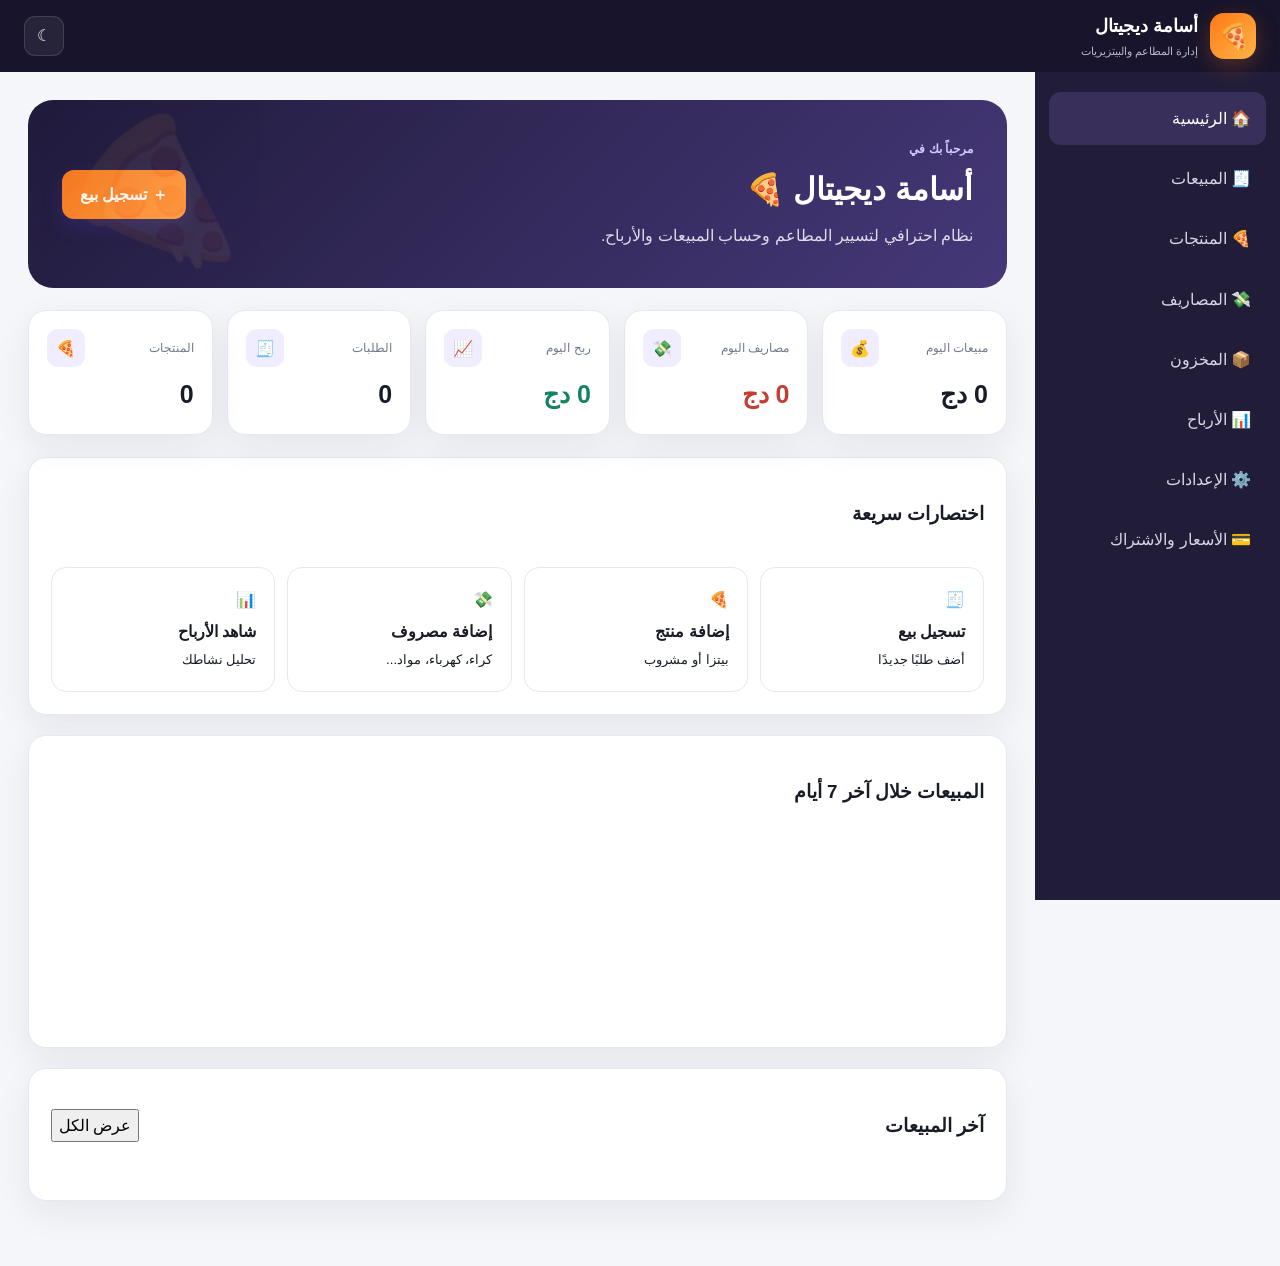
<file: index.html>
<!DOCTYPE html>
<html lang="ar" dir="rtl">
<head>
<meta charset="UTF-8">
<meta name="viewport" content="width=device-width,initial-scale=1.0">
<meta name="theme-color" content="#17142b">
<title>أسامة ديجيتال | إدارة المطاعم</title>

<style>
:root{
  --bg:#f5f6fa;
  --card:#fff;
  --ink:#171c26;
  --muted:#70798a;
  --line:#e5e8ef;
  --primary:#5b4bdb;
  --primary2:#7869ed;
  --dark:#17142b;
  --dark2:#25203d;
  --green:#13845c;
  --greenbg:#e9f8f1;
  --red:#c53d32;
  --redbg:#fff0ee;
  --orange:#b56b00;
  --orangebg:#fff5df;
  --shadow:0 12px 35px rgba(22,28,45,.07);
  --radius:18px;
}

[data-theme="dark"]{
  --bg:#10111a;
  --card:#181a25;
  --ink:#f2f3f7;
  --muted:#a3a8b8;
  --line:#292d3b;
  --shadow:0 12px 35px rgba(0,0,0,.28);
}

*{box-sizing:border-box}

body{
  margin:0;
  background:var(--bg);
  color:var(--ink);
  font-family:Tahoma,Arial,sans-serif;
  line-height:1.7;
}

button,input,select,textarea{font:inherit}
button{cursor:pointer}
button:active{transform:scale(.98)}

.topbar{
  position:fixed;
  top:0;
  right:0;
  left:0;
  height:72px;
  background:var(--dark);
  color:#fff;
  display:flex;
  align-items:center;
  justify-content:space-between;
  padding:0 24px;
  z-index:1000;
}

.brand{
  display:flex;
  align-items:center;
  gap:12px;
}

.logo{
  width:46px;
  height:46px;
  display:grid;
  place-items:center;
  border-radius:14px;
  background:linear-gradient(135deg,#ff7a18,#ffb347);
  font-size:25px;
  box-shadow:0 7px 22px rgba(255,122,24,.25);
}

.brand h1{
  margin:0;
  font-size:18px;
}

.brand span{
  display:block;
  color:#bbb7cb;
  font-size:11px;
}

.top-actions{
  display:flex;
  gap:8px;
}

.icon-btn{
  width:40px;
  height:40px;
  border:1px solid rgba(255,255,255,.12);
  background:rgba(255,255,255,.07);
  color:#fff;
  border-radius:11px;
}

.menu-btn{display:none}

.sidebar{
  position:fixed;
  top:72px;
  right:0;
  bottom:0;
  width:245px;
  background:#211d39;
  padding:20px 14px;
  z-index:900;
}

.nav{
  display:grid;
  gap:7px;
}

.nav button{
  border:0;
  background:transparent;
  color:#d8d4e4;
  text-align:right;
  padding:13px 15px;
  border-radius:12px;
  transition:.2s;
}

.nav button:hover,
.nav button.active{
  background:#38305b;
  color:#fff;
}

.main{
  margin-right:245px;
  padding:100px 28px 45px;
  max-width:1550px;
}

.page{display:none}
.page.active{display:block}

.hero{
  position:relative;
  overflow:hidden;
  color:#fff;
  border-radius:25px;
  padding:34px;
  margin-bottom:22px;
  background:linear-gradient(135deg,#201b3b,#463879);
  display:flex;
  justify-content:space-between;
  align-items:center;
  gap:25px;
}

.hero:after{
  content:"🍕";
  position:absolute;
  left:30px;
  bottom:-35px;
  font-size:145px;
  opacity:.08;
  transform:rotate(-18deg);
}

.hero-content{
  position:relative;
  z-index:2;
}

.hero .eyebrow{
  color:#d1cbff;
}

.eyebrow{
  color:var(--primary);
  font-size:12px;
  font-weight:900;
  margin:0;
}

.hero h2{
  margin:4px 0;
  font-size:31px;
}

.hero p{
  margin:5px 0;
  color:#dedbea;
}

.primary{
  border:0;
  color:#fff;
  padding:11px 18px;
  border-radius:12px;
  font-weight:800;
  background:linear-gradient(135deg,var(--primary),var(--primary2));
  box-shadow:0 7px 20px rgba(91,75,219,.22);
  transition:.2s;
}

.primary.orange{
  background:linear-gradient(135deg,#f47721,#ff9b42);
}

.primary:hover{
  filter:brightness(1.07);
  transform:translateY(-1px);
}

.stats{
  display:grid;
  grid-template-columns:repeat(5,1fr);
  gap:14px;
  margin-bottom:22px;
}

.stat{
  background:var(--card);
  border:1px solid var(--line);
  border-radius:var(--radius);
  padding:18px;
  box-shadow:var(--shadow);
}

.stat-top{
  display:flex;
  justify-content:space-between;
  align-items:center;
}

.stat-icon{
  width:38px;
  height:38px;
  display:grid;
  place-items:center;
  border-radius:11px;
  background:#efedff;
}

.stat span{
  color:var(--muted);
  font-size:12px;
}

.stat strong{
  display:block;
  font-size:25px;
  margin-top:6px;
}

.green{color:var(--green)!important}
.red{color:var(--red)!important}
.orange-text{color:var(--orange)!important}

.panel{
  background:var(--card);
  border:1px solid var(--line);
  border-radius:var(--radius);
  padding:22px;
  box-shadow:var(--shadow);
  margin-bottom:20px;
}

.panel-head,
.page-head{
  display:flex;
  justify-content:space-between;
  align-items:center;
  gap:15px;
  margin-bottom:18px;
}

.page-head h2{
  margin:3px 0;
  font-size:29px;
}

.toolbar{
  display:flex;
  gap:10px;
  margin-bottom:18px;
}

.search,
.form input,
.form select,
.form textarea{
  width:100%;
  border:1px solid var(--line);
  background:var(--card);
  color:var(--ink);
  padding:12px 14px;
  border-radius:12px;
  outline:none;
}

.search:focus,
.form input:focus,
.form select:focus,
.form textarea:focus{
  border-color:var(--primary);
  box-shadow:0 0 0 3px rgba(91,75,219,.1);
}

.cards{
  display:grid;
  gap:12px;
}

.item{
  background:var(--card);
  border:1px solid var(--line);
  border-radius:16px;
  padding:17px;
  display:flex;
  align-items:center;
  justify-content:space-between;
  gap:18px;
  box-shadow:var(--shadow);
}

.item h3{
  margin:0 0 3px;
  font-size:17px;
}

.item p{
  margin:0 0 5px;
  color:var(--muted);
}

.meta{
  color:var(--muted);
  font-size:11px;
}

.actions{
  display:flex;
  gap:7px;
  flex-wrap:wrap;
}

.action{
  border:1px solid var(--line);
  background:var(--card);
  color:var(--ink);
  padding:7px 11px;
  border-radius:9px;
}

.action:hover{
  background:#f1effd;
}

.action.danger{
  color:var(--red);
}

.badge{
  display:inline-block;
  border-radius:30px;
  padding:3px 9px;
  font-size:11px;
  margin-left:4px;
  background:var(--greenbg);
  color:var(--green);
}

.badge.orange{
  background:var(--orangebg);
  color:var(--orange);
}

.badge.red{
  background:var(--redbg);
  color:var(--red);
}

.empty{
  text-align:center;
  color:var(--muted);
  padding:35px 15px;
}

.empty-icon{
  font-size:38px;
  margin-bottom:6px;
}

.quick-grid{
  display:grid;
  grid-template-columns:repeat(4,1fr);
  gap:12px;
}

.quick{
  border:1px solid var(--line);
  background:var(--card);
  color:var(--ink);
  border-radius:15px;
  padding:18px;
  text-align:right;
  transition:.2s;
}

.quick:hover{
  transform:translateY(-2px);
  border-color:var(--primary);
}

.quick b{
  display:block;
  margin-top:5px;
}

.chart{
  display:flex;
  align-items:flex-end;
  justify-content:space-between;
  height:180px;
  gap:10px;
  padding-top:20px;
}

.bar-wrap{
  flex:1;
  height:100%;
  display:flex;
  flex-direction:column;
  justify-content:flex-end;
  align-items:center;
  gap:6px;
}

.bar{
  width:100%;
  max-width:42px;
  min-height:8px;
  border-radius:8px 8px 3px 3px;
  background:linear-gradient(180deg,var(--primary2),var(--primary));
}

.bar-label{
  font-size:10px;
  color:var(--muted);
}

.modal{
  display:none;
  position:fixed;
  inset:0;
  z-index:3000;
  background:rgba(10,8,20,.65);
  place-items:center;
  padding:18px;
}

.modal.show{display:grid}

.modal-box{
  width:min(570px,100%);
  max-height:90vh;
  overflow:auto;
  background:var(--card);
  border-radius:21px;
  padding:25px;
  position:relative;
}

.close{
  position:absolute;
  left:14px;
  top:8px;
  border:0;
  background:none;
  color:var(--muted);
  font-size:29px;
}

.form{
  display:grid;
  gap:14px;
}

.form label{
  display:grid;
  gap:6px;
  font-weight:700;
}

.form textarea{
  min-height:100px;
  resize:vertical;
}

.form-actions{
  display:flex;
  gap:8px;
}

.secondary{
  border:1px solid var(--line);
  background:var(--card);
  color:var(--ink);
  padding:10px 16px;
  border-radius:11px;
}

.toast{
  position:fixed;
  left:50%;
  bottom:24px;
  transform:translate(-50%,25px);
  background:#17142b;
  color:#fff;
  padding:11px 20px;
  border-radius:12px;
  opacity:0;
  pointer-events:none;
  transition:.25s;
  z-index:4000;
}

.toast.show{
  opacity:1;
  transform:translate(-50%,0);
}

.settings{
  max-width:700px;
}

@media(max-width:1100px){
  .stats{
    grid-template-columns:repeat(3,1fr);
  }

  .quick-grid{
    grid-template-columns:repeat(2,1fr);
  }
}

@media(max-width:850px){

  .menu-btn{
    display:block;
  }

  .sidebar{
    transform:translateX(100%);
    transition:.25s;
    width:255px;
  }

  .sidebar.open{
    transform:translateX(0);
  }

  .main{
    margin-right:0;
    padding:92px 15px 30px;
  }

  .stats{
    grid-template-columns:repeat(2,1fr);
  }

  .hero{
    display:block;
    padding:25px;
  }

  .hero .primary{
    margin-top:17px;
  }

  .item{
    display:block;
  }

  .actions{
    margin-top:13px;
  }
}

@media(max-width:480px){

  .topbar{
    padding:0 13px;
  }

  .brand h1{
    font-size:16px;
  }

  .stats{
    gap:8px;
  }

  .stat{
    padding:14px;
  }

  .stat strong{
    font-size:20px;
  }

  .quick-grid{
    grid-template-columns:1fr;
  }

  .hero h2{
    font-size:26px;
  }
}
.pricing-grid{
  display:grid;
  grid-template-columns:repeat(3,1fr);
  gap:18px;
  margin:20px 0;
}

.price-card{
  position:relative;
  background:var(--card);
  border:1px solid var(--line);
  border-radius:22px;
  padding:28px 24px;
  box-shadow:var(--shadow);
  transition:.25s;
  overflow:hidden;
}

.price-card:hover{
  transform:translateY(-5px);
  border-color:var(--primary);
}

.price-card.featured{
  border:2px solid var(--primary);
  transform:translateY(-7px);
}

.price-card.featured:hover{
  transform:translateY(-10px);
}

.popular{
  position:absolute;
  top:0;
  right:0;
  left:0;
  background:linear-gradient(
    135deg,
    var(--primary),
    var(--primary2)
  );
  color:#fff;
  text-align:center;
  padding:7px;
  font-size:12px;
  font-weight:900;
}

.price-badge{
  display:inline-block;
  margin-bottom:8px;
  padding:4px 10px;
  border-radius:20px;
  background:#efedff;
  color:var(--primary);
  font-size:11px;
  font-weight:800;
}

.price-card.featured .price-badge{
  margin-top:18px;
}

.price-card h3{
  font-size:25px;
  margin:5px 0;
}

.price-description{
  color:var(--muted);
  min-height:50px;
  font-size:13px;
}

.price{
  font-size:31px;
  font-weight:900;
  margin:18px 0;
}

.price small{
  font-size:12px;
  color:var(--muted);
  font-weight:normal;
}

.price-card ul{
  list-style:none;
  padding:0;
  margin:0 0 22px;
}

.price-card li{
  padding:8px 0;
  border-bottom:1px solid var(--line);
  font-size:13px;
}

.price-button{
  width:100%;
}

.pricing-note{
  text-align:center;
}

.pricing-note p{
  color:var(--muted);
}

@media(max-width:900px){

  .pricing-grid{
    grid-template-columns:1fr;
  }

  .price-card.featured,
  .price-card.featured:hover{
    transform:none;
  }

}
</style>
</head>

<body>

<header class="topbar">

  <div class="brand">
    <div class="logo">🍕</div>
    <div>
      <h1 id="brandName">أسامة ديجيتال</h1>
      <span>إدارة المطاعم والبيتزيريات</span>
    </div>
  </div>

  <div class="top-actions">
    <button class="icon-btn" id="themeBtn">☾</button>
    <button class="icon-btn menu-btn" id="menuBtn">☰</button>
  </div>

</header>


<aside class="sidebar" id="sidebar">

<nav class="nav">

  <button class="active" data-page="dashboard">🏠 الرئيسية</button>
  <button data-page="sales">🧾 المبيعات</button>
  <button data-page="products">🍕 المنتجات</button>
  <button data-page="expenses">💸 المصاريف</button>
  <button data-page="stock">📦 المخزون</button>
  <button data-page="profits">📊 الأرباح</button>
  <button data-page="settings">⚙️ الإعدادات</button>
<button data-page="pricing">💳 الأسعار والاشتراك</button>
</nav>

</aside>


<main class="main">


<section class="page active" id="dashboard">

  <div class="hero">

    <div class="hero-content">

      <p class="eyebrow">مرحباً بك في</p>

      <h2>أسامة ديجيتال 🍕</h2>

      <p>
        نظام احترافي لتسيير المطاعم وحساب المبيعات والأرباح.
      </p>

    </div>

    <button class="primary orange" data-action="sale">
      ＋ تسجيل بيع
    </button>

  </div>


  <div class="stats">

    <div class="stat">
      <div class="stat-top">
        <span>مبيعات اليوم</span>
        <div class="stat-icon">💰</div>
      </div>
      <strong id="todaySales">0 دج</strong>
    </div>

    <div class="stat">
      <div class="stat-top">
        <span>مصاريف اليوم</span>
        <div class="stat-icon">💸</div>
      </div>
      <strong id="todayExpenses" class="red">0 دج</strong>
    </div>

    <div class="stat">
      <div class="stat-top">
        <span>ربح اليوم</span>
        <div class="stat-icon">📈</div>
      </div>
      <strong id="todayProfit" class="green">0 دج</strong>
    </div>

    <div class="stat">
      <div class="stat-top">
        <span>الطلبات</span>
        <div class="stat-icon">🧾</div>
      </div>
      <strong id="orderCount">0</strong>
    </div>

    <div class="stat">
      <div class="stat-top">
        <span>المنتجات</span>
        <div class="stat-icon">🍕</div>
      </div>
      <strong id="productCount">0</strong>
    </div>

  </div>


  <div class="panel">

    <div class="panel-head">
      <h3>اختصارات سريعة</h3>
    </div>

    <div class="quick-grid">

      <button class="quick" data-action="sale">
        🧾
        <b>تسجيل بيع</b>
        <small>أضف طلبًا جديدًا</small>
      </button>

      <button class="quick" data-action="product">
        🍕
        <b>إضافة منتج</b>
        <small>بيتزا أو مشروب</small>
      </button>

      <button class="quick" data-action="expense">
        💸
        <b>إضافة مصروف</b>
        <small>كراء، كهرباء، مواد...</small>
      </button>

      <button class="quick" data-page-link="profits">
        📊
        <b>شاهد الأرباح</b>
        <small>تحليل نشاطك</small>
      </button>

    </div>

  </div>


  <div class="panel">

    <div class="panel-head">
      <h3>المبيعات خلال آخر 7 أيام</h3>
    </div>

    <div class="chart" id="salesChart"></div>

  </div>


  <div class="panel">

    <div class="panel-head">
      <h3>آخر المبيعات</h3>
      <button class="link-btn" data-page-link="sales">عرض الكل</button>
    </div>

    <div id="recentSales"></div>

  </div>

</section>


<section class="page" id="sales">

  <div class="page-head">

    <div>
      <p class="eyebrow">الطلبات</p>
      <h2>المبيعات</h2>
    </div>

    <button class="primary orange" data-action="sale">
      ＋ تسجيل بيع
    </button>

  </div>

  <div class="toolbar">

    <input
      class="search"
      id="salesSearch"
      placeholder="🔎 ابحث عن طلب أو منتج..."
    >

  </div>

  <div id="salesList" class="cards"></div>

</section>


<section class="page" id="products">

  <div class="page-head">

    <div>
      <p class="eyebrow">قائمة الطعام</p>
      <h2>المنتجات</h2>
    </div>

    <button class="primary" data-action="product">
      ＋ إضافة منتج
    </button>

  </div>

  <div id="productsList" class="cards"></div>

</section>


<section class="page" id="expenses">

  <div class="page-head">

    <div>
      <p class="eyebrow">التكاليف</p>
      <h2>المصاريف</h2>
    </div>

    <button class="primary" data-action="expense">
      ＋ إضافة مصروف
    </button>

  </div>

  <div id="expensesList" class="cards"></div>

</section>


<section class="page" id="stock">

  <div class="page-head">

    <div>
      <p class="eyebrow">المواد</p>
      <h2>المخزون</h2>
    </div>

    <button class="primary" data-action="stock">
      ＋ إضافة مادة
    </button>

  </div>

  <div id="stockList" class="cards"></div>

</section>


<section class="page" id="profits">

  <div class="page-head">

    <div>
      <p class="eyebrow">التحليل المالي</p>
      <h2>الأرباح</h2>
    </div>

  </div>

  <div class="stats">

    <div class="stat">
      <span>إجمالي المبيعات</span>
      <strong id="totalSales">0 دج</strong>
    </div>

    <div class="stat">
      <span>إجمالي المصاريف</span>
      <strong id="totalExpenses" class="red">0 دج</strong>
    </div>

    <div class="stat">
      <span>الربح الصافي</span>
      <strong id="totalProfit" class="green">0 دج</strong>
    </div>

  </div>

  <div class="panel">

    <div class="panel-head">
      <h3>ملخص النشاط</h3>
    </div>

    <div id="profitSummary"></div>

  </div>

</section>


<section class="page" id="settings">

  <div class="page-head">

    <div>
      <p class="eyebrow">النظام</p>
      <h2>الإعدادات</h2>
    </div>

  </div>

  <div class="panel">

    <form id="settingsForm" class="form">

      <label>
        اسم المشروع
        <input id="siteName" value="أسامة ديجيتال">
      </label>

      <label>
        اسم المطعم
        <input id="restaurantName" placeholder="مثال: بيتزا أسامة">
      </label>

      <button class="primary" type="submit">
        حفظ الإعدادات
      </button>

    </form>

  </div>

</section>
<section class="page" id="pricing">

  <div class="page-head">
    <div>
      <p class="eyebrow">اختر خطتك</p>
      <h2>الأسعار والاشتراك 💳</h2>
    </div>
  </div>

  <div class="panel" style="text-align:center;padding:30px">
    <p style="color:var(--muted);margin:0">
      سيّر مطعمك، تابع مبيعاتك، واحسب أرباحك بسهولة من الهاتف.
    </p>
  </div>

  <div class="pricing-grid">

    <div class="price-card">

      <span class="price-badge">للبداية</span>

      <h3>Basic</h3>

      <p class="price-description">
        مناسب للمطاعم والبيتزيريات الصغيرة
      </p>

      <div class="price">
        1,500 <small>دج / شهر</small>
      </div>

      <ul>
        <li>✓ إدارة المبيعات</li>
        <li>✓ إدارة المنتجات</li>
        <li>✓ متابعة المصاريف</li>
        <li>✓ حساب الأرباح</li>
        <li>✓ يعمل من الهاتف</li>
      </ul>

<button
  class="primary price-button"
  onclick="choosePlan('Basic','1500')">
  اختر Basic
</button>

    </div>


    <div class="price-card featured">

      <div class="popular">الأكثر طلبًا ⭐</div>

      <span class="price-badge">للمطاعم النشطة</span>

      <h3>Pro</h3>

      <p class="price-description">
        تحكم أكبر في نشاط مطعمك وأرباحك
      </p>

      <div class="price">
        2,500 <small>دج / شهر</small>
      </div>

      <ul>
        <li>✓ كل خصائص Basic</li>
        <li>✓ إدارة المخزون</li>
        <li>✓ تكلفة كل منتج</li>
        <li>✓ حساب الربح لكل بيتزا</li>
        <li>✓ تقارير المبيعات</li>
        <li>✓ إحصائيات الأرباح</li>
      </ul>

<button
  class="primary orange price-button"
  onclick="choosePlan('Pro','2500')">
  اختر Pro
</button>

    </div>


    <div class="price-card">

      <span class="price-badge">للمحترفين</span>

      <h3>Premium</h3>

      <p class="price-description">
        حل متكامل لتسيير المطعم
      </p>

      <div class="price">
        4,000 <small>دج / شهر</small>
      </div>

      <ul>
        <li>✓ كل خصائص Pro</li>
        <li>✓ تقارير متقدمة</li>
        <li>✓ متابعة العمال</li>
        <li>✓ تحليل الأرباح</li>
        <li>✓ دعم ومساعدة</li>
        <li>✓ تطويرات مستقبلية</li>
      </ul>

<button
  class="primary price-button"
  onclick="choosePlan('Premium','4000')">
  اختر Premium
</button>

    </div>

  </div>

  <div class="panel pricing-note">

    <h3>🎁 جرّب قبل الاشتراك</h3>

    <p>
      جرّب أسامة ديجيتال أولًا ثم اختر الباقة المناسبة لمطعمك.
    </p>

    <button class="secondary" data-page-link="dashboard">
      العودة إلى التجربة
    </button>

  </div>

</section>
</main>


<div class="modal" id="modal">

  <div class="modal-box">

    <button class="close" id="closeModal">×</button>

    <h3 id="modalTitle">إضافة</h3>

    <form id="modalForm" class="form"></form>

  </div>

</div>


<div class="toast" id="toast"></div>


<script>
  function choosePlan(plan, price) {
  const modal = document.getElementById("subscriptionModal");

  if (!modal) {
    alert("حدث خطأ في نافذة الاشتراك.");
    return;
  }

  document.getElementById("selectedPlan").value = plan;
  document.getElementById("selectedPrice").value = price;
  document.getElementById("planName").textContent = plan;
  document.getElementById("planPrice").textContent = price + " دج / شهر";

  modal.classList.add("show");
}

function closeSubscription() {
  const modal = document.getElementById("subscriptionModal");

  if (modal) {
    modal.classList.remove("show");
  }
}

function sendSubscription() {
  const nameInput = document.getElementById("customerName");
  const restaurantInput = document.getElementById("restaurantName");
  const phoneInput = document.getElementById("customerPhone");
  const planInput = document.getElementById("selectedPlan");
  const priceInput = document.getElementById("selectedPrice");

  const name = nameInput.value.trim();
  const restaurant = restaurantInput.value.trim();
  const phone = phoneInput.value.trim();
  const plan = planInput.value.trim();
  const price = priceInput.value.trim();

  if (!name) {
    nameInput.focus();
    alert("⚠️ اكتب اسمك الكامل.");
    return;
  }

  if (!restaurant) {
    restaurantInput.focus();
    alert("⚠️ اكتب اسم المطعم أو البيتزيريا.");
    return;
  }

  if (!phone) {
    phoneInput.focus();
    alert("⚠️ اكتب رقم الهاتف.");
    return;
  }

  if (!plan || !price) {
    alert("⚠️ لم يتم تحديد الباقة.");
    return;
  }

  const message =
    "🍕 *طلب اشتراك - أسامة ديجيتال*\n\n" +
    "👤 الاسم: " + name + "\n" +
    "🏪 المطعم: " + restaurant + "\n" +
    "📱 الهاتف: " + phone + "\n\n" +
    "📦 الباقة: " + plan + "\n" +
    "💰 السعر: " + price + " دج / شهر\n\n" +
    "أريد الاشتراك وتفعيل الحساب.";

  const whatsappUrl =
    "https://wa.me/213658644142?text=" +
    encodeURIComponent(message);

  window.open(whatsappUrl, "_blank");

  closeSubscription();
}
  const message =
    "🍕 طلب اشتراك جديد - أسامة ديجيتال\n\n" +
    "👤 الاسم: " + name + "\n" +
    "🏪 المطعم: " + restaurant + "\n" +
    "📱 الهاتف: " + customerPhone + "\n\n" +
    "📦 الباقة: " + plan + "\n" +
    "💰 السعر: " + price + " دج / شهر\n\n" +
    "أريد الاشتراك وتفعيل الحساب.";

  const whatsapp =
    "https://wa.me/213658644142?text=" +
    encodeURIComponent(message);

  window.open(whatsapp, "_blank");

  closeSubscription();
}
  const message =
    "🍕 طلب اشتراك جديد - أسامة ديجيتال\n\n" +
    "👤 الاسم: " + name + "\n" +
    "🏪 المطعم: " + restaurant + "\n" +
    "📱 الهاتف: " + customerPhone + "\n\n" +
    "📦 الباقة: " + plan + "\n" +
    "💰 السعر: " + price + " دج / شهر\n\n" +
    "أريد الاشتراك وتفعيل الحساب.";

  const whatsapp =
    "https://wa.me/213658644142?text=" +
    encodeURIComponent(message);

  window.open(whatsapp, "_blank");

  closeSubscription();
}
const state={
  sales:JSON.parse(localStorage.getItem("ouss_sales")||"[]"),
  products:JSON.parse(localStorage.getItem("ouss_products")||"[]"),
  expenses:JSON.parse(localStorage.getItem("ouss_expenses")||"[]"),
  stock:JSON.parse(localStorage.getItem("ouss_stock")||"[]")
};

const $=s=>document.querySelector(s);
const $$=s=>[...document.querySelectorAll(s)];

function save(){

  localStorage.setItem(
    "ouss_sales",
    JSON.stringify(state.sales)
  );

  localStorage.setItem(
    "ouss_products",
    JSON.stringify(state.products)
  );

  localStorage.setItem(
    "ouss_expenses",
    JSON.stringify(state.expenses)
  );

  localStorage.setItem(
    "ouss_stock",
    JSON.stringify(state.stock)
  );

}

function esc(v){

  return String(v??"").replace(
    /[&<>"']/g,
    c=>({
      "&":"&amp;",
      "<":"&lt;",
      ">":"&gt;",
      '"':"&quot;",
      "'":"&#039;"
    })[c]
  );

}

function money(n){

  return Number(n||0).toLocaleString("ar-DZ")+" دج";

}

function today(){

  return new Date().toISOString().slice(0,10);

}

function toast(text){

  const t=$("#toast");

  t.textContent=text;

  t.classList.add("show");

  clearTimeout(window.tt);

  window.tt=setTimeout(
    ()=>t.classList.remove("show"),
    2200
  );

}

function showPage(id){

  $$(".page").forEach(
    p=>p.classList.toggle(
      "active",
      p.id===id
    )
  );

  $$(".nav button").forEach(
    b=>b.classList.toggle(
      "active",
      b.dataset.page===id
    )
  );

  $("#sidebar").classList.remove("open");

  window.scrollTo({
    top:0,
    behavior:"smooth"
  });

}

document.addEventListener("click",e=>{

  const page=e.target.closest("[data-page]");

  if(page){
    showPage(page.dataset.page);
    return;
  }

  const link=e.target.closest("[data-page-link]");

  if(link){
    showPage(link.dataset.pageLink);
    return;
  }

  const action=e.target.closest("[data-action]");

  if(action){
    openModal(action.dataset.action);
    return;
  }

  const edit=e.target.closest("[data-edit]");

  if(edit){
    openModal(
      edit.dataset.type,
      edit.dataset.edit
    );
    return;
  }

  const del=e.target.closest("[data-delete]");

  if(del){
    removeItem(
      del.dataset.type,
      del.dataset.delete
    );
  }

});


function openModal(type,id=null){

  const titles={
    sale:id?"تعديل البيع":"تسجيل بيع جديد",
    product:id?"تعديل المنتج":"إضافة منتج جديد",
    expense:id?"تعديل المصروف":"إضافة مصروف",
    stock:id?"تعديل المادة":"إضافة مادة للمخزون"
  };

  $("#modalTitle").textContent=titles[type];

  let list;

  if(type==="sale")list=state.sales;
  if(type==="product")list=state.products;
  if(type==="expense")list=state.expenses;
  if(type==="stock")list=state.stock;

  const item=id
    ?list.find(x=>x.id===id)
    :null;

  let html="";

  if(type==="sale"){

    html=`

      <label>
        المنتج
        <input
          name="name"
          required
          value="${esc(item?.name||"")}"
          placeholder="مثال: بيتزا 4 جبن"
        >
      </label>

      <label>
        الكمية
        <input
          name="qty"
          type="number"
          min="1"
          value="${item?.qty||1}"
          required
        >
      </label>

      <label>
        سعر البيع
        <input
          name="amount"
          type="number"
          min="0"
          value="${item?.amount||""}"
          placeholder="مثال: 800"
          required
        >
      </label>

      <label>
        ملاحظة
        <textarea name="details">${esc(item?.details||"")}</textarea>
      </label>
    `;

  }


  if(type==="product"){

    html=`

      <label>
        اسم المنتج
        <input
          name="name"
          required
          value="${esc(item?.name||"")}"
          placeholder="مثال: بيتزا مارجريتا"
        >
      </label>

      <label>
        سعر البيع
        <input
          name="price"
          type="number"
          min="0"
          value="${item?.price||""}"
          required
        >
      </label>

      <label>
        تكلفة المنتج
        <input
          name="cost"
          type="number"
          min="0"
          value="${item?.cost||""}"
          required
        >
      </label>
    `;

  }


  if(type==="expense"){

    html=`

      <label>
        نوع المصروف
        <input
          name="name"
          required
          value="${esc(item?.name||"")}"
          placeholder="مثال: كهرباء"
        >
      </label>

      <label>
        المبلغ
        <input
          name="amount"
          type="number"
          min="0"
          value="${item?.amount||""}"
          required
        >
      </label>

      <label>
        التفاصيل
        <textarea name="details">${esc(item?.details||"")}</textarea>
      </label>
    `;

  }


  if(type==="stock"){

    html=`

      <label>
        اسم المادة
        <input
          name="name"
          required
          value="${esc(item?.name||"")}"
          placeholder="مثال: جبن موزاريلا"
        >
      </label>

      <label>
        الكمية
        <input
          name="qty"
          type="number"
          min="0"
          value="${item?.qty||""}"
          required
        >
      </label>

      <label>
        الوحدة
        <select name="unit">

          <option ${item?.unit==="كغ"?"selected":""}>
            كغ
          </option>

          <option ${item?.unit==="لتر"?"selected":""}>
            لتر
          </option>

          <option ${item?.unit==="حبة"?"selected":""}>
            حبة
          </option>

          <option ${item?.unit==="كرتون"?"selected":""}>
            كرتون
          </option>

        </select>
      </label>

      <label>
        الحد الأدنى للتنبيه
        <input
          name="min"
          type="number"
          min="0"
          value="${item?.min||5}"
        >
      </label>
    `;

  }


  $("#modalForm").innerHTML=
    html+
    `

      <div class="form-actions">

        <button class="primary" type="submit">
          ${id?"حفظ التعديل":"حفظ"}
        </button>

        <button
          class="secondary"
          type="button"
          id="cancelModal"
        >
          إلغاء
        </button>

      </div>
    `;


  $("#modalForm").dataset.type=type;
  $("#modalForm").dataset.id=id||"";

  $("#modal").classList.add("show");

}


function closeModal(){
  $("#modal").classList.remove("show");
}

$("#closeModal").onclick=closeModal;

$("#modal").addEventListener(
  "click",
  e=>{
    if(e.target.id==="modal")closeModal();

    if(e.target.id==="cancelModal")closeModal();
  }
);


$("#modalForm").addEventListener(
  "submit",
  e=>{

    e.preventDefault();

    const fd=new FormData(e.currentTarget);

    const type=e.currentTarget.dataset.type;
    const id=e.currentTarget.dataset.id;

    let list;

    if(type==="sale")list=state.sales;
    if(type==="product")list=state.products;
    if(type==="expense")list=state.expenses;
    if(type==="stock")list=state.stock;

    let data={};

    if(type==="sale"){

      data={
        name:fd.get("name"),
        qty:Number(fd.get("qty")||1),
        amount:Number(fd.get("amount")||0),
        details:fd.get("details")||""
      };

    }

    if(type==="product"){

      data={
        name:fd.get("name"),
        price:Number(fd.get("price")||0),
        cost:Number(fd.get("cost")||0)
      };

    }

    if(type==="expense"){

      data={
        name:fd.get("name"),
        amount:Number(fd.get("amount")||0),
        details:fd.get("details")||""
      };

    }

    if(type==="stock"){

      data={
        name:fd.get("name"),
        qty:Number(fd.get("qty")||0),
        unit:fd.get("unit"),
        min:Number(fd.get("min")||0)
      };

    }


    if(id){

      const item=list.find(x=>x.id===id);

      if(item)Object.assign(item,data);

      toast("تم تعديل البيانات بنجاح");

    }else{

      list.push({
        id:Date.now().toString(),
        date:today(),
        createdAt:new Date().toISOString(),
        ...data
      });

      toast("تمت الإضافة بنجاح");

    }

    save();
    render();
    closeModal();

  }
);


function removeItem(type,id){

  let list;

  if(type==="sale")list=state.sales;
  if(type==="product")list=state.products;
  if(type==="expense")list=state.expenses;
  if(type==="stock")list=state.stock;

  const index=list.findIndex(
    x=>x.id===id
  );

  if(index<0)return;

  if(!confirm("هل تريد حذف هذا العنصر؟"))
    return;

  list.splice(index,1);

  save();
  render();

  toast("تم الحذف");

}


function itemCard(item,type){

  let amount="";

  if(type==="sale")
    amount=money(item.amount);

  if(type==="expense")
    amount=money(item.amount);

  if(type==="product")
    amount=money(item.price);

  if(type==="stock")
    amount=`${item.qty} ${esc(item.unit)}`;

  return`

    <article class="item">

      <div>

        <h3>${esc(item.name)}</h3>

        <p>

          ${
            type==="sale"
              ?`الكمية: ${item.qty}`
              :type==="product"
              ?`التكلفة: ${money(item.cost)}`
              :type==="stock"
              ?`الحد الأدنى: ${item.min}`
              :esc(item.details||"")
          }

        </p>

        <div class="meta">
          ${item.date||""}
        </div>

      </div>

      <div>

        <strong class="${
          type==="expense"
            ?"red"
            :type==="sale"
            ?"green"
            :""
        }">
          ${amount}
        </strong>

        <div class="actions">

          <button
            class="action"
            data-edit="${item.id}"
            data-type="${type}"
          >
            ✏️ تعديل
          </button>

          <button
            class="action danger"
            data-delete="${item.id}"
            data-type="${type}"
          >
            🗑️ حذف
          </button>

        </div>

      </div>

    </article>

  `;

}


function render(){

  const t=today();

  const todaySales=state.sales.filter(
    x=>x.date===t
  );

  const todayExpenses=state.expenses.filter(
    x=>x.date===t
  );

  const salesTotal=todaySales.reduce(
    (a,x)=>a+Number(x.amount||0),0
  );

  const expenseTotal=todayExpenses.reduce(
    (a,x)=>a+Number(x.amount||0),0
  );

  $("#todaySales").textContent=money(salesTotal);

  $("#todayExpenses").textContent=
    money(expenseTotal);

  $("#todayProfit").textContent=
    money(salesTotal-expenseTotal);

  $("#orderCount").textContent=
    todaySales.length;

  $("#productCount").textContent=
    state.products.length;


  const q=(
    $("#salesSearch")?.value||""
  ).toLowerCase().trim();

  const salesFiltered=
    state.sales.filter(x=>
      !q||
      String(x.name).toLowerCase().includes(q)
    );

  $("#salesList").innerHTML=
    salesFiltered.length
      ?salesFiltered
        .slice()
        .reverse()
        .map(x=>itemCard(x,"sale"))
        .join("")
      :`<div class="empty">
          <div class="empty-icon">🧾</div>
          لا توجد مبيعات بعد.
        </div>`;


  $("#recentSales").innerHTML=
    todaySales.length
      ?todaySales
        .slice()
        .reverse()
        .slice(0,4)
        .map(x=>itemCard(x,"sale"))
        .join("")
      :`<div class="empty">
          <div class="empty-icon">🧾</div>
          لم تسجل مبيعات اليوم.
        </div>`;


  $("#productsList").innerHTML=
    state.products.length
      ?state.products
        .slice()
        .reverse()
        .map(x=>itemCard(x,"product"))
        .join("")
      :`<div class="empty">
          <div class="empty-icon">🍕</div>
          أضف أول منتج إلى قائمة الطعام.
        </div>`;


  $("#expensesList").innerHTML=
    state.expenses.length
      ?state.expenses
        .slice()
        .reverse()
        .map(x=>itemCard(x,"expense"))
        .join("")
      :`<div class="empty">
          <div class="empty-icon">💸</div>
          لا توجد مصاريف مسجلة.
        </div>`;


  $("#stockList").innerHTML=
    state.stock.length
      ?state.stock
        .slice()
        .reverse()
        .map(x=>itemCard(x,"stock"))
        .join("")
      :`<div class="empty">
          <div class="empty-icon">📦</div>
          أضف المواد الموجودة في مخزونك.
        </div>`;


  renderProfits();
  renderChart();

}


function renderProfits(){

  const sales=state.sales.reduce(
    (a,x)=>a+Number(x.amount||0),0
  );

  const expenses=state.expenses.reduce(
    (a,x)=>a+Number(x.amount||0),0
  );

  const profit=sales-expenses;

  $("#totalSales").textContent=money(sales);

  $("#totalExpenses").textContent=
    money(expenses);

  $("#totalProfit").textContent=
    money(profit);

  $("#profitSummary").innerHTML=`

    <div class="item">

      <div>
        <h3>إجمالي المبيعات</h3>
        <p>كل المبيعات المسجلة</p>
      </div>

      <strong class="green">
        ${money(sales)}
      </strong>

    </div>

    <div class="item">

      <div>
        <h3>إجمالي المصاريف</h3>
        <p>كل المصاريف المسجلة</p>
      </div>

      <strong class="red">
        ${money(expenses)}
      </strong>

    </div>

    <div class="item">

      <div>
        <h3>الربح الصافي</h3>
        <p>المبيعات ناقص المصاريف</p>
      </div>

      <strong class="${profit>=0?"green":"red"}">
        ${money(profit)}
      </strong>

    </div>

  `;

}


function renderChart(){

  const chart=$("#salesChart");

  if(!chart)return;

  const days=[];

  for(let i=6;i>=0;i--){

    const d=new Date();

    d.setDate(
      d.getDate()-i
    );

    const key=d.toISOString().slice(0,10);

    const total=state.sales
      .filter(x=>x.date===key)
      .reduce(
        (a,x)=>a+Number(x.amount||0),0
      );

    days.push({
      key,
      total,
      label:d.toLocaleDateString(
        "ar-DZ",
        {weekday:"short"}
      )
    });

  }

  const max=Math.max(
    ...days.map(x=>x.total),
    1
  );

  chart.innerHTML=days.map(d=>`

    <div class="bar-wrap">

      <div
        class="bar"
        style="height:${Math.max(
          8,
          (d.total/max)*130
        )}px"
        title="${money(d.total)}"
      ></div>

      <div class="bar-label">
        ${esc(d.label)}
      </div>

    </div>

  `).join("");

}


$("#salesSearch").addEventListener(
  "input",
  render
);


$("#menuBtn").onclick=()=>{
  $("#sidebar").classList.toggle("open");
};


$("#themeBtn").onclick=()=>{

  const dark=
    document.documentElement.dataset.theme==="dark";

  document.documentElement.dataset.theme=
    dark?"":"dark";

  localStorage.setItem(
    "ouss_theme",
    dark?"light":"dark"
  );

  $("#themeBtn").textContent=
    dark?"☾":"☀️";

};


const savedTheme=
  localStorage.getItem("ouss_theme");

if(savedTheme==="dark"){

  document.documentElement.dataset.theme="dark";

  $("#themeBtn").textContent="☀️";

}


$("#settingsForm").addEventListener(
  "submit",
  e=>{

    e.preventDefault();

    const name=
      $("#siteName").value.trim();

    const restaurant=
      $("#restaurantName").value.trim();

    localStorage.setItem(
      "ouss_site_name",
      name||"أسامة ديجيتال"
    );

    localStorage.setItem(
      "ouss_restaurant_name",
      restaurant
    );

    $("#brandName").textContent=
      name||"أسامة ديجيتال";

    document.title=
      name||"أسامة ديجيتال";

    toast("تم حفظ الإعدادات");

  }
);


const savedName=
  localStorage.getItem("ouss_site_name");

const savedRestaurant=
  localStorage.getItem("ouss_restaurant_name");

if(savedName){

  $("#siteName").value=savedName;

  $("#brandName").textContent=savedName;

  document.title=savedName;

}

if(savedRestaurant){

  $("#restaurantName").value=
    savedRestaurant;

}


render();

</script>
<!-- =========================
     SUBSCRIPTION MODAL
========================= -->

<div id="subscriptionModal" class="modal">

  <div class="modalBox subscriptionBox">

    <div class="modalHead">

      <div>
        <h2>🍕 الاشتراك في أسامة ديجيتال</h2>
        <p class="desc">
          أكمل معلوماتك وسنرسل طلب الاشتراك مباشرة عبر واتساب.
        </p>
      </div>

      <button
        type="button"
        class="close"
        onclick="closeSubscription()">
        ×
      </button>

    </div>

    <div class="subscriptionPlan">

      <div>
        <span class="subscriptionLabel">الباقة المختارة</span>
        <strong id="planName">Pro</strong>
      </div>

      <div class="subscriptionPrice">
        <span id="planPrice">2500 دج / شهر</span>
      </div>

    </div>

    <form
      id="subscriptionForm"
      onsubmit="event.preventDefault(); sendSubscription();">

      <div class="field">
        <label for="customerName">
          الاسم الكامل
        </label>

        <input
          id="customerName"
          type="text"
          autocomplete="name"
          placeholder="مثال: أسامة خليفة">
      </div>

      <div class="field">
        <label for="restaurantName">
          اسم المطعم أو البيتزيريا
        </label>

        <input
          id="restaurantName"
          type="text"
          placeholder="مثال: Pizza Oussama">
      </div>

      <div class="field full">
        <label for="customerPhone">
          رقم الهاتف
        </label>

        <input
          id="customerPhone"
          type="tel"
          inputmode="tel"
          autocomplete="tel"
          placeholder="مثال: 0555 12 34 56">
      </div>

      <input
        id="selectedPlan"
        type="hidden"
        value="">

      <input
        id="selectedPrice"
        type="hidden"
        value="">

      <div class="formActions">

        <button
          type="submit"
          class="btn primary subscriptionSubmit">
          📲 إرسال طلب الاشتراك
        </button>

        <button
          type="button"
          class="btn light"
          onclick="closeSubscription()">
          إلغاء
        </button>

      </div>

    </form>

    <div class="subscriptionNote">
      🔒 معلوماتك تستعمل فقط لمعالجة طلب الاشتراك والتواصل معك.
    </div>

  </div>

</div>
</file>
